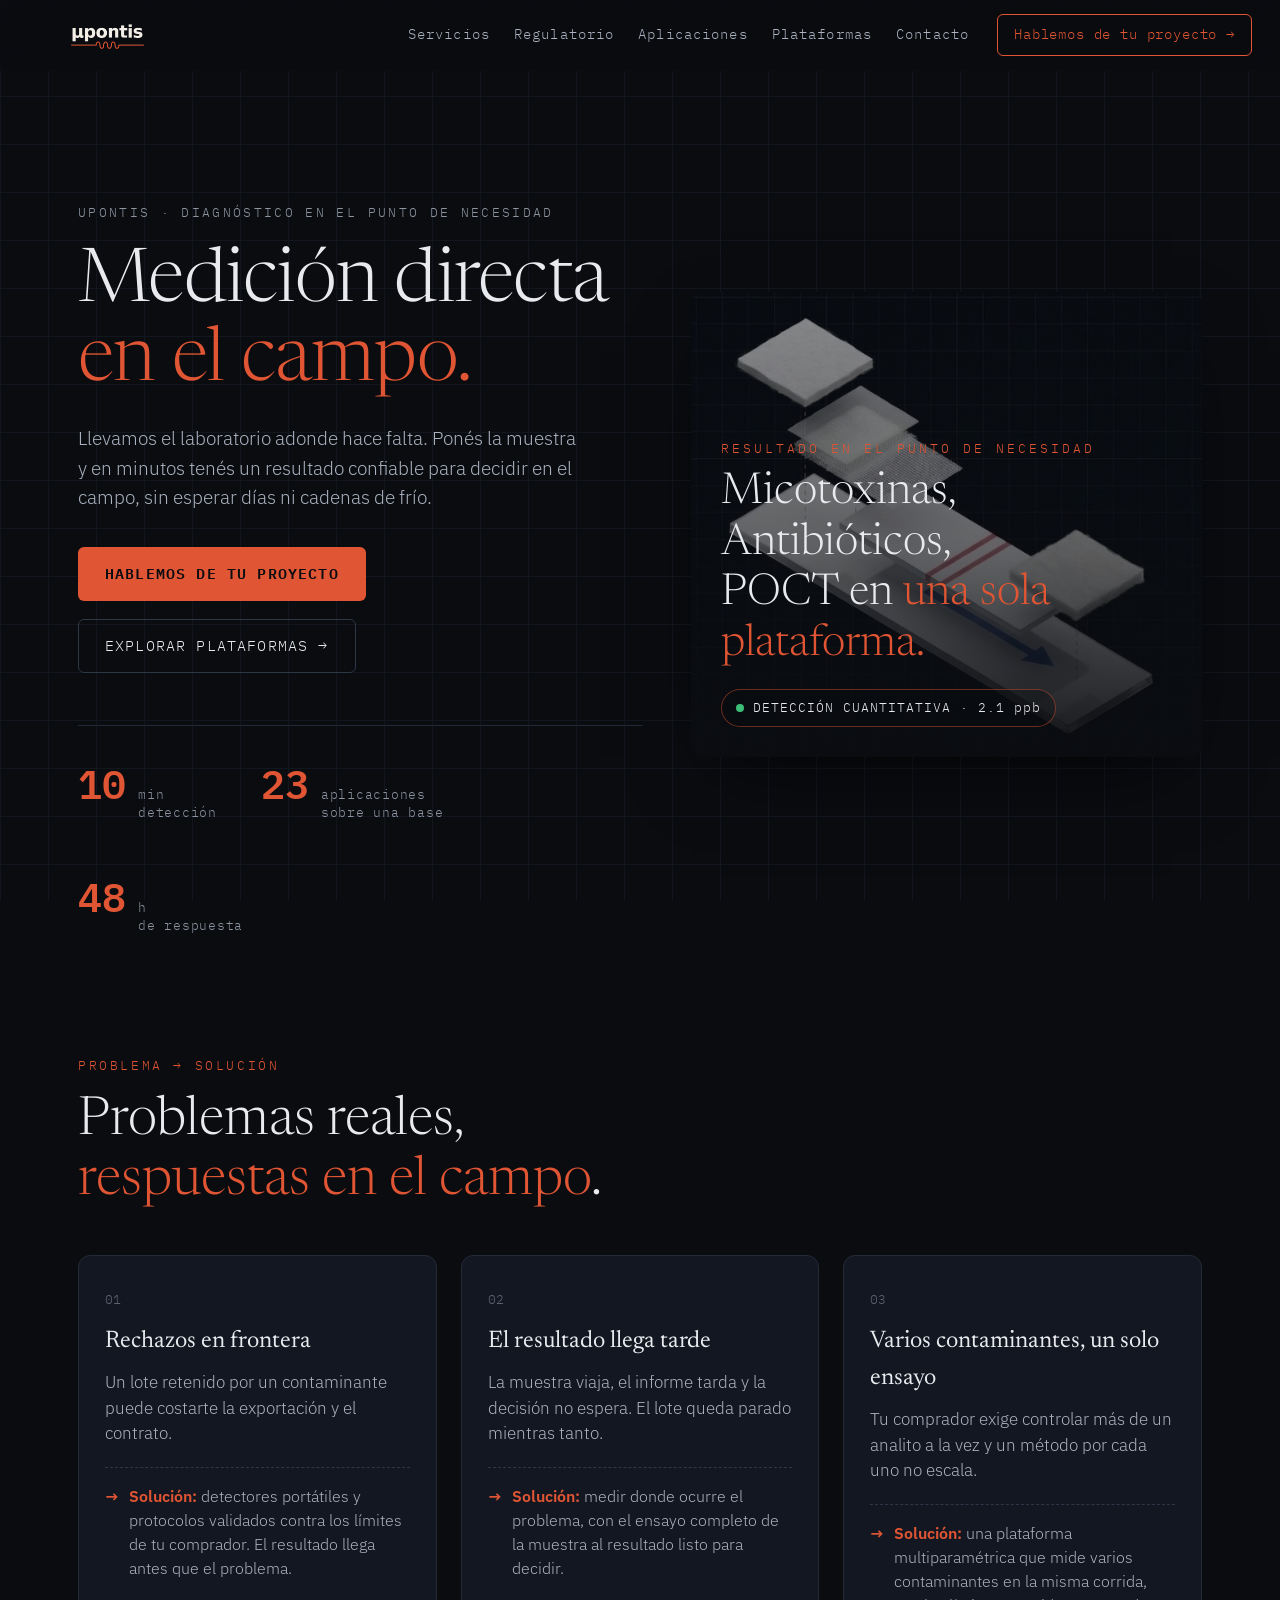
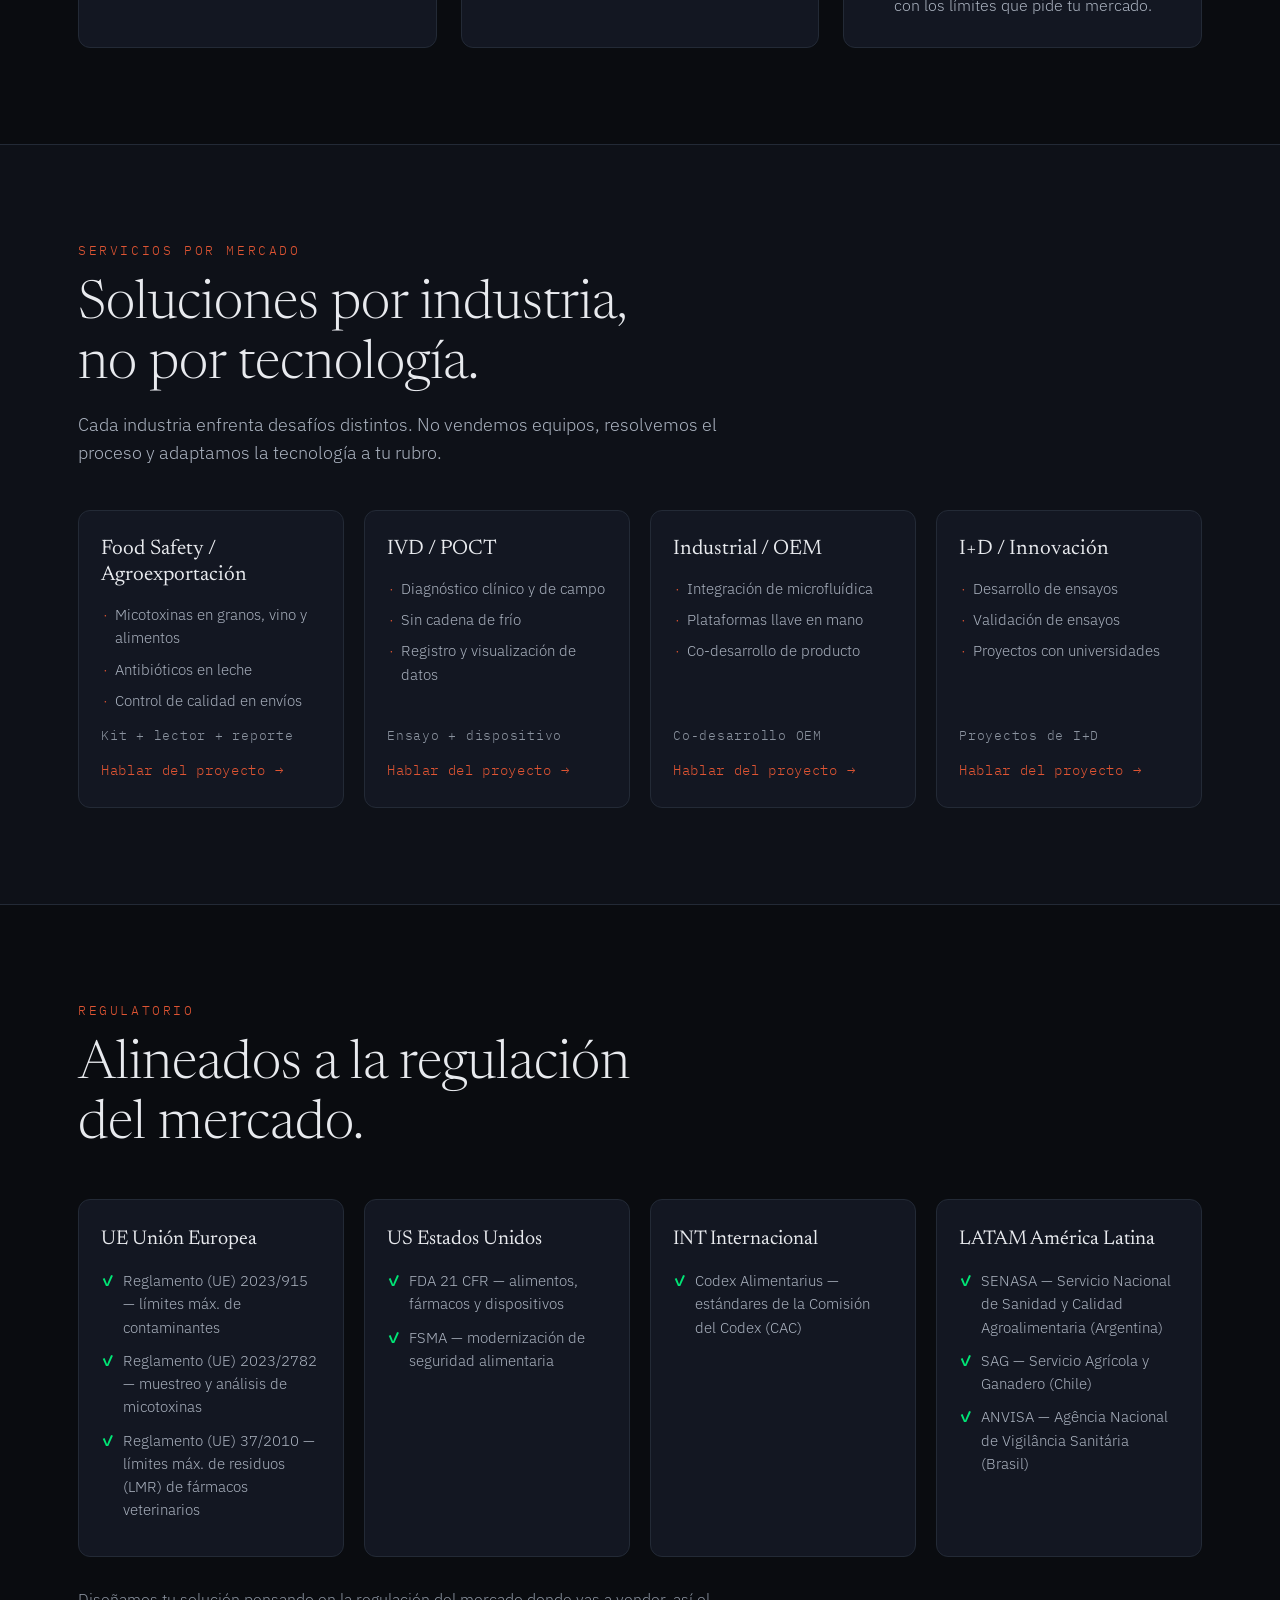
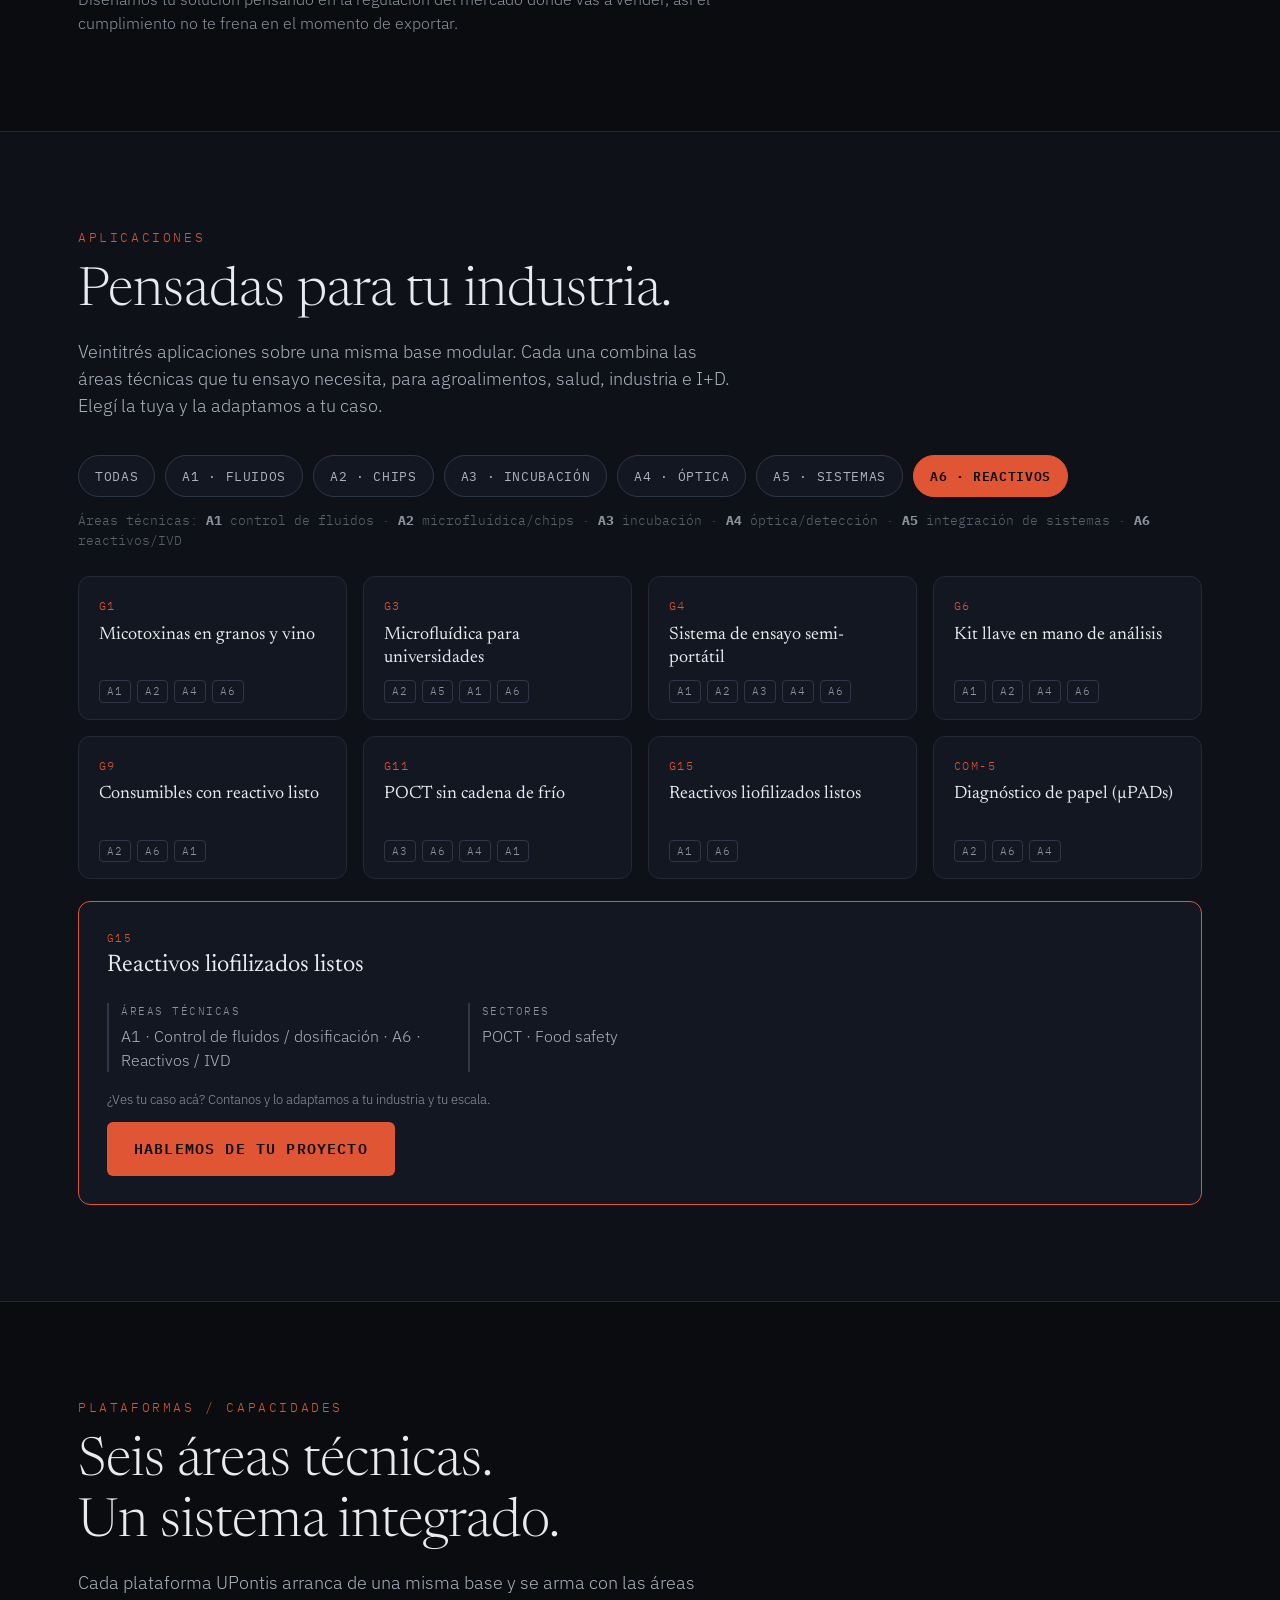
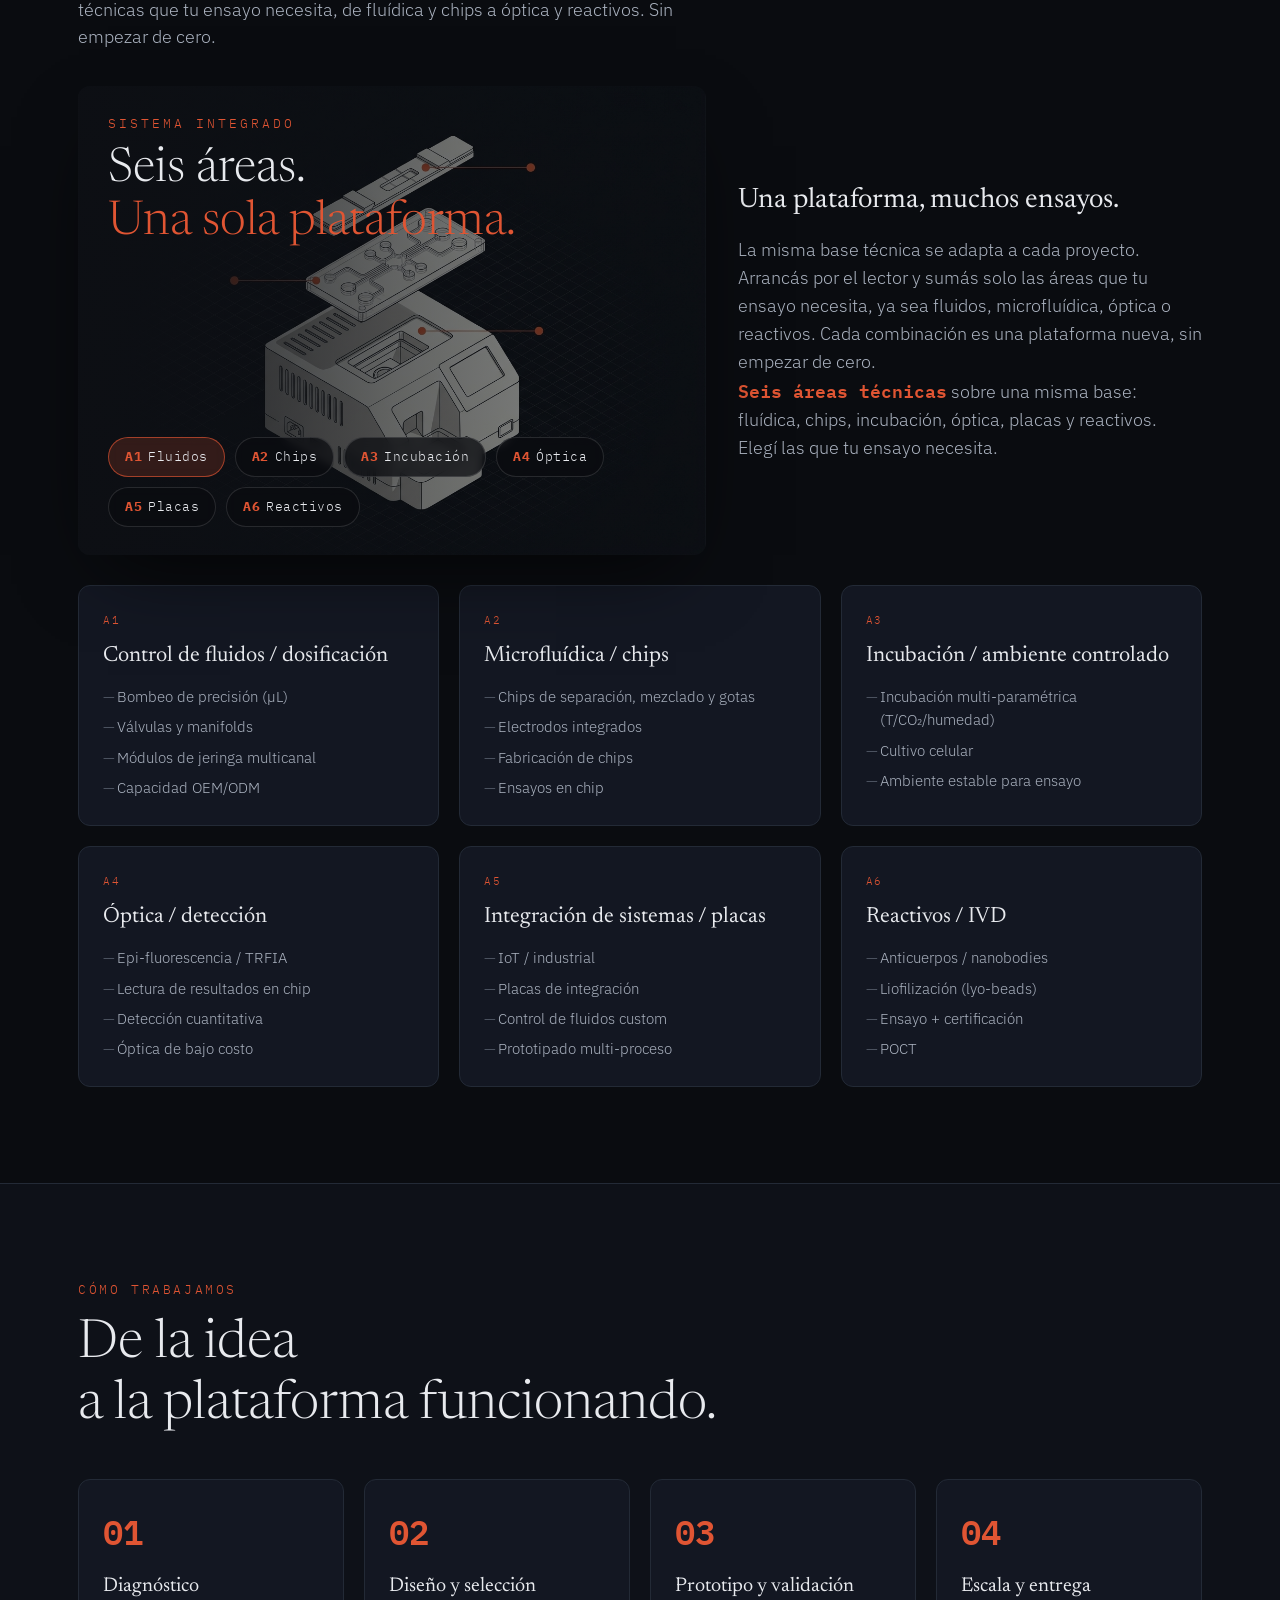
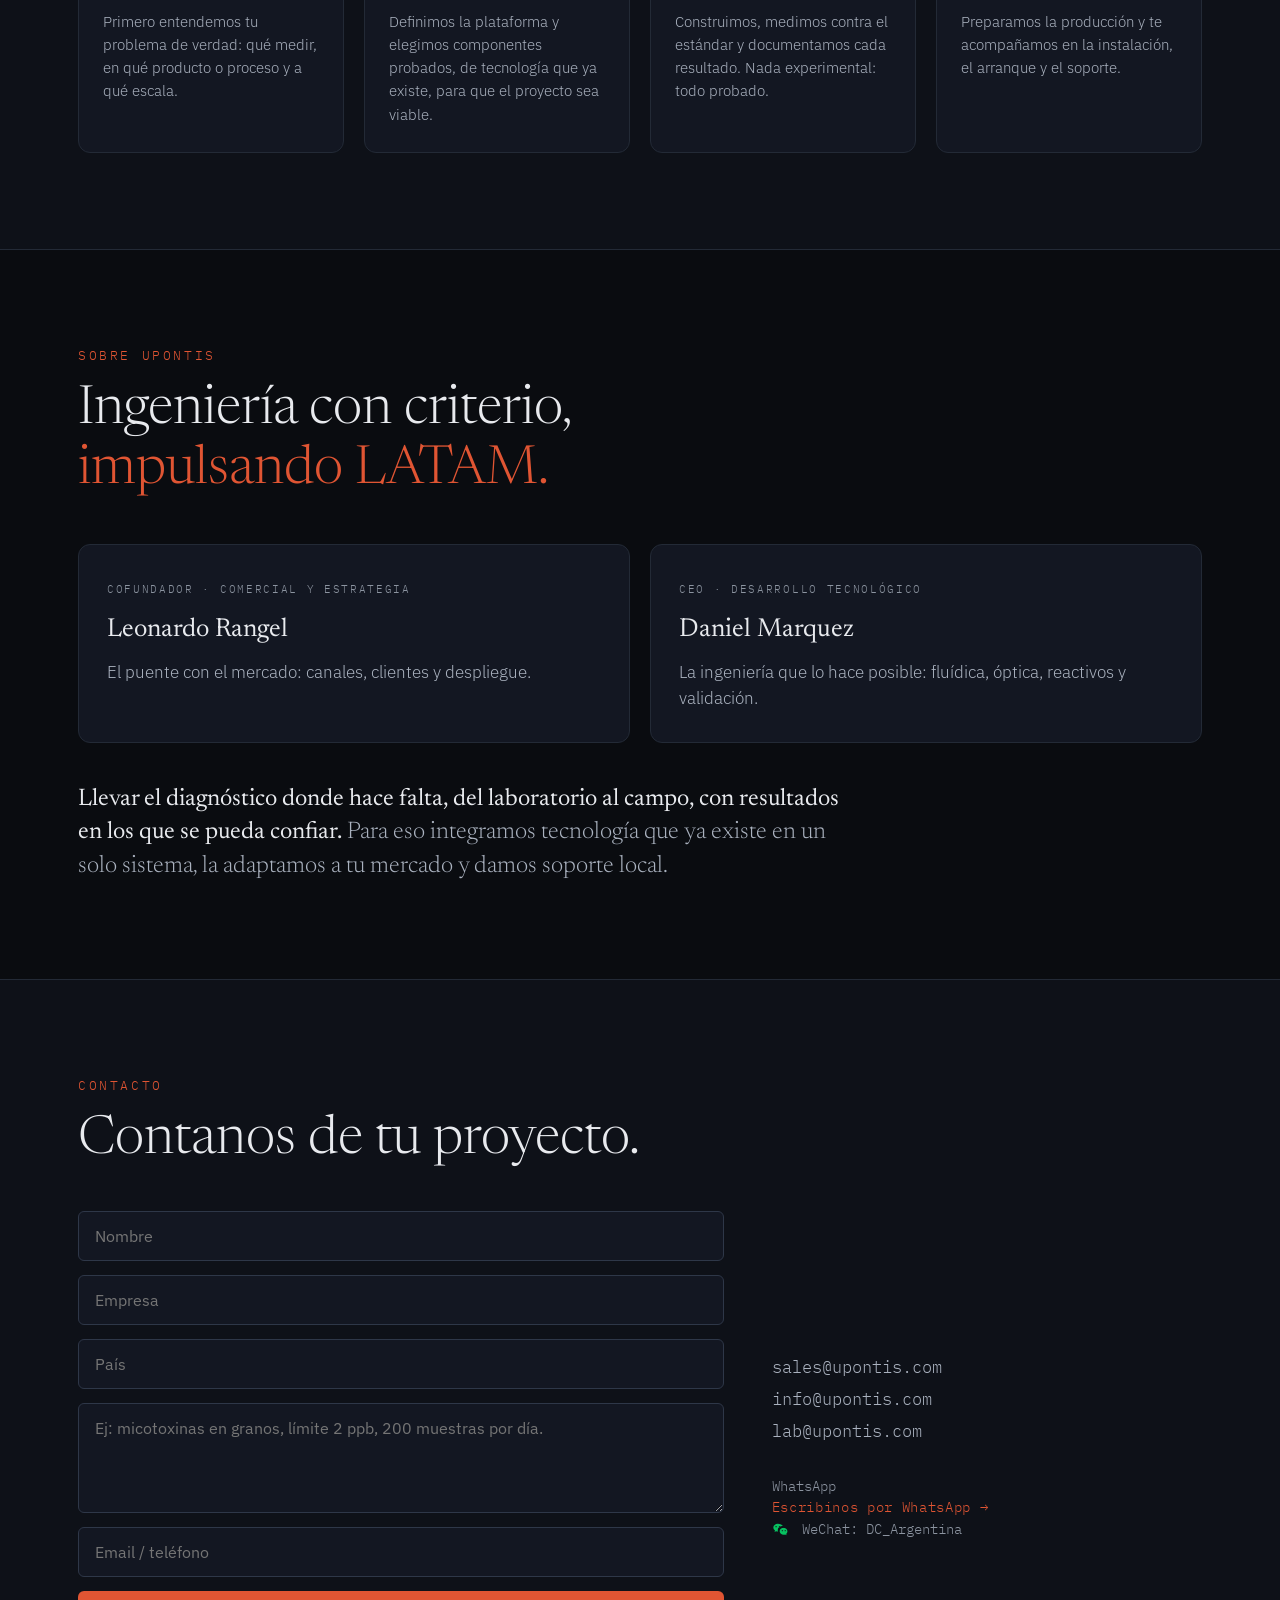
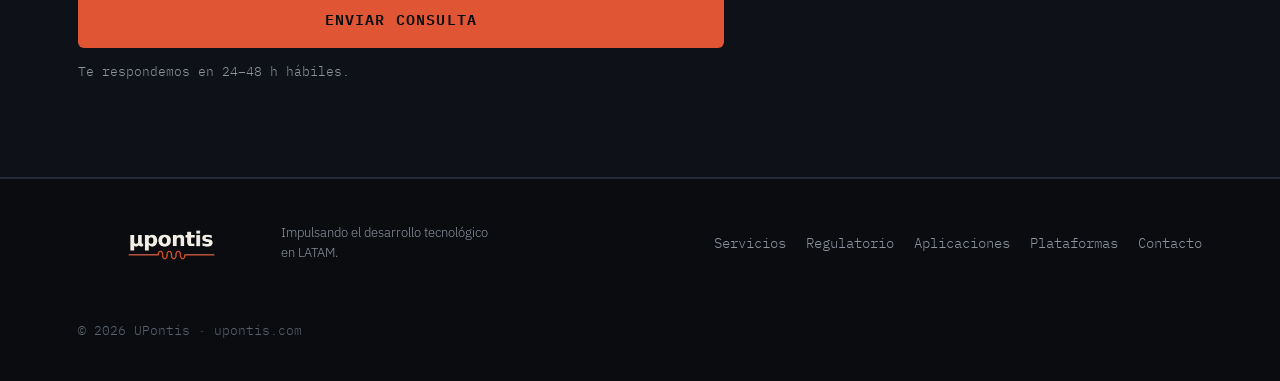
<file: deploy/index.html>
<!DOCTYPE html>
<html lang="es" class="no-js">
<head>
<meta charset="UTF-8">
<meta name="viewport" content="width=device-width, initial-scale=1.0">
<title>UPontis — Diagnóstico y microfluídica en el campo | Micotoxinas, POCT y análisis de alimentos</title>
<meta name="description" content="UPontis diseña plataformas de diagnóstico y microfluídica para agroexportación y alimentos: detección de micotoxinas, antibióticos y POCT en el punto de necesidad, con resultados cuantitativos en 10 minutos.">
<meta name="keywords" content="micotoxinas, análisis de alimentos, microfluídica, POCT, diagnóstico en campo, agroexportación, lateral flow, detección cuantitativa, Argentina">
<meta name="robots" content="index, follow">
<meta name="theme-color" content="#0A0C10">
<link rel="canonical" href="https://upontis.com/">
<!-- Open Graph -->
<meta property="og:type" content="website">
<meta property="og:site_name" content="UPontis">
<meta property="og:locale" content="es_AR">
<meta property="og:url" content="https://upontis.com/">
<meta property="og:title" content="UPontis — Diagnóstico y microfluídica en el campo">
<meta property="og:description" content="Plataformas de diagnóstico y microfluídica para agroexportación y alimentos: micotoxinas, antibióticos y POCT en el punto de necesidad, con resultados cuantitativos en 10 minutos.">
<meta property="og:image" content="https://upontis.com/assets/img/logo.png">
<!-- Twitter -->
<meta name="twitter:card" content="summary_large_image">
<meta name="twitter:title" content="UPontis — Diagnóstico y microfluídica en el campo">
<meta name="twitter:description" content="Plataformas de diagnóstico y microfluídica para agroexportación y alimentos, con resultados cuantitativos en 10 minutos.">
<meta name="twitter:image" content="https://upontis.com/assets/img/logo.png">
<!-- JSON-LD -->
<script type="application/ld+json">
{"@context":"https://schema.org","@type":"Organization","name":"UPontis","url":"https://upontis.com/","email":"info@upontis.com","description":"Ingeniería de diagnóstico y microfluídica aplicada: de la muestra al resultado confiable, en el campo."}
</script>
<script type="application/ld+json">
{"@context":"https://schema.org","@type":"WebSite","name":"UPontis","url":"https://upontis.com/","inLanguage":"es-AR","publisher":{"@type":"Organization","name":"UPontis","url":"https://upontis.com/"}}
</script>
<link rel="preconnect" href="https://fonts.googleapis.com">
<link rel="preconnect" href="https://fonts.gstatic.com" crossorigin>
<link href="https://fonts.googleapis.com/css2?family=Newsreader:opsz,wght@6..72,300;6..72,400;6..72,600&family=IBM+Plex+Mono:wght@400;500;600&family=IBM+Plex+Sans:wght@300;400;500;600&display=swap" rel="stylesheet">
<link rel="stylesheet" href="assets/css/style.css">
<link rel="icon" type="image/png" href="assets/img/logo.png">
</head>
<body>
<a class="skip-link" href="#contenido">Saltar al contenido</a>

<!-- ═══════════ NAV ═══════════ -->
<header class="nav" id="nav">
  <a class="nav-logo" href="#contenido"><img src="assets/img/logo-upontis-claro.png" alt="UPontis"></a>
  <nav class="nav-links" aria-label="Principal">
    <a href="#servicios">Servicios</a>
    <a href="#regulatorio">Regulatorio</a>
    <a href="#aplicaciones">Aplicaciones</a>
    <a href="#plataformas">Plataformas</a>
    <a href="#contacto">Contacto</a>
  </nav>
  <a class="nav-cta" href="#contacto">Hablemos de tu proyecto →</a>
  <button class="nav-burger" aria-label="Menú"><span></span><span></span><span></span></button>
</header>

<main id="contenido">

<!-- ═══════════ 1 · HERO ═══════════ -->
<section class="hero" id="hero">
  <div class="hero-grid">
    <div class="hero-copy">
      <p class="kicker">UPONTIS · DIAGNÓSTICO EN EL PUNTO DE NECESIDAD</p>
      <h1 class="hero-title">Medición directa<br><em>en el campo.</em></h1>
      <p class="hero-sub">Llevamos el laboratorio adonde hace falta. Ponés la muestra y en minutos tenés un resultado confiable para decidir en el campo, sin esperar días ni cadenas de frío.</p>
      <div class="hero-cta-row">
        <a class="btn btn-primary" href="#contacto">HABLEMOS DE TU PROYECTO</a>
        <a class="btn btn-ghost" href="#plataformas">EXPLORAR PLATAFORMAS →</a>
      </div>
      <ul class="hero-facts">
        <li><strong class="num">10</strong><span>min<br>detección</span></li>
        <li><strong class="num">23</strong><span>aplicaciones<br>sobre una base</span></li>
        <li><strong class="num">48</strong><span>h<br>de respuesta</span></li>
      </ul>
    </div>
    <div class="hero-visual hero-stage">
      <img src="assets/img/plataforma-core-hero.jpg" alt="Tira de ensayo lateral flow isométrica con despiece de capas: medición directa en el campo con resultado cuantitativo" class="hero-stage-bg">
      <div class="hero-stage-grad"></div>
      <div class="hero-stage-txt">
        <div class="stage-k">RESULTADO EN EL PUNTO DE NECESIDAD</div>
        <div class="stage-msg">
          <span class="m">Micotoxinas, Antibióticos,<br>POCT en <em>una sola plataforma.</em></span>
        </div>
        <span class="stage-tag"><i></i>DETECCIÓN CUANTITATIVA · 2.1 ppb</span>
      </div>
    </div>
  </div>
</section>

<!-- ═══════════ 2 · PROBLEMA / SOLUCIÓN ═══════════ -->
<section class="sec" id="problema">
  <div class="wrap">
    <p class="sec-kicker">PROBLEMA → SOLUCIÓN</p>
    <h2 class="sec-title">Problemas reales,<br><em>respuestas en el campo</em>.</h2>
    <div class="cards3">
      <article class="card">
        <span class="card-n">01</span>
        <h3>Rechazos en frontera</h3>
        <p>Un lote retenido por un contaminante puede costarte la exportación y el contrato.</p>
        <div class="card-sol">
          <span class="arrow">→</span>
          <p><strong>Solución:</strong> detectores portátiles y protocolos validados contra los límites de tu comprador. El resultado llega antes que el problema.</p>
        </div>
      </article>
      <article class="card">
        <span class="card-n">02</span>
        <h3>El resultado llega tarde</h3>
        <p>La muestra viaja, el informe tarda y la decisión no espera. El lote queda parado mientras tanto.</p>
        <div class="card-sol">
          <span class="arrow">→</span>
          <p><strong>Solución:</strong> medir donde ocurre el problema, con el ensayo completo de la muestra al resultado listo para decidir.</p>
        </div>
      </article>
      <article class="card">
        <span class="card-n">03</span>
        <h3>Varios contaminantes, un solo ensayo</h3>
        <p>Tu comprador exige controlar más de un analito a la vez y un método por cada uno no escala.</p>
        <div class="card-sol">
          <span class="arrow">→</span>
          <p><strong>Solución:</strong> una plataforma multiparamétrica que mide varios contaminantes en la misma corrida, con los límites que pide tu mercado.</p>
        </div>
      </article>
    </div>
  </div>
</section>

<!-- ═══════════ 3 · SERVICIOS POR MERCADO ═══════════ -->
<section class="sec sec-alt" id="servicios">
  <div class="wrap">
    <p class="sec-kicker">SERVICIOS POR MERCADO</p>
    <h2 class="sec-title">Soluciones por industria,<br>no por tecnología.</h2>
    <p class="sub">Cada industria enfrenta desafíos distintos. No vendemos equipos, resolvemos el proceso y adaptamos la tecnología a tu rubro.</p>
    <div class="cards4">
      <article class="card4">
        <h3>Food Safety / Agroexportación</h3>
        <ul>
          <li>Micotoxinas en granos, vino y alimentos</li>
          <li>Antibióticos en leche</li>
          <li>Control de calidad en envíos</li>
        </ul>
        <p class="c4-out">Kit + lector + reporte</p>
        <a class="link" href="#contacto">Hablar del proyecto →</a>
      </article>
      <article class="card4">
        <h3>IVD / POCT</h3>
        <ul>
          <li>Diagnóstico clínico y de campo</li>
          <li>Sin cadena de frío</li>
          <li>Registro y visualización de datos</li>
        </ul>
        <p class="c4-out">Ensayo + dispositivo</p>
        <a class="link" href="#contacto">Hablar del proyecto →</a>
      </article>
      <article class="card4">
        <h3>Industrial / OEM</h3>
        <ul>
          <li>Integración de microfluídica</li>
          <li>Plataformas llave en mano</li>
          <li>Co-desarrollo de producto</li>
        </ul>
        <p class="c4-out">Co-desarrollo OEM</p>
        <a class="link" href="#contacto">Hablar del proyecto →</a>
      </article>
      <article class="card4">
        <h3>I+D / Innovación</h3>
        <ul>
          <li>Desarrollo de ensayos</li>
          <li>Validación de ensayos</li>
          <li>Proyectos con universidades</li>
        </ul>
        <p class="c4-out">Proyectos de I+D</p>
        <a class="link" href="#contacto">Hablar del proyecto →</a>
      </article>
    </div>
  </div>
</section>

<!-- ═══════════ 4 · REGULATORIO ═══════════ -->
<section class="sec" id="regulatorio">
  <div class="wrap">
    <p class="sec-kicker">REGULATORIO</p>
    <h2 class="sec-title">Alineados a la regulación<br>del mercado.</h2>
    <div class="reg-grid">
      <div class="reg-block">
        <h3><span class="reg-tag">UE</span> Unión Europea</h3>
        <ul>
          <li><span class="ok">✓</span> Reglamento (UE) 2023/915 — límites máx. de contaminantes</li>
          <li><span class="ok">✓</span> Reglamento (UE) 2023/2782 — muestreo y análisis de micotoxinas</li>
          <li><span class="ok">✓</span> Reglamento (UE) 37/2010 — límites máx. de residuos (LMR) de fármacos veterinarios</li>
        </ul>
      </div>
      <div class="reg-block">
        <h3><span class="reg-tag">US</span> Estados Unidos</h3>
        <ul>
          <li><span class="ok">✓</span> FDA 21 CFR — alimentos, fármacos y dispositivos</li>
          <li><span class="ok">✓</span> FSMA — modernización de seguridad alimentaria</li>
        </ul>
      </div>
      <div class="reg-block">
        <h3><span class="reg-tag">INT</span> Internacional</h3>
        <ul>
          <li><span class="ok">✓</span> Codex Alimentarius — estándares de la Comisión del Codex (CAC)</li>
        </ul>
      </div>
      <div class="reg-block">
        <h3><span class="reg-tag">LATAM</span> América Latina</h3>
        <ul>
          <li><span class="ok">✓</span> SENASA — Servicio Nacional de Sanidad y Calidad Agroalimentaria (Argentina)</li>
          <li><span class="ok">✓</span> SAG — Servicio Agrícola y Ganadero (Chile)</li>
          <li><span class="ok">✓</span> ANVISA — Agência Nacional de Vigilância Sanitária (Brasil)</li>
        </ul>
      </div>
    </div>
    <p class="reg-note">Diseñamos tu solución pensando en la regulación del mercado donde vas a vender, así el cumplimiento no te frena en el momento de exportar.</p>
  </div>
</section>

<!-- ═══════════ 5 · APLICACIONES ═══════════ -->
<section class="sec sec-alt" id="aplicaciones">
  <div class="wrap">
    <p class="sec-kicker">APLICACIONES</p>
    <h2 class="sec-title">Pensadas para tu industria.</h2>
    <p class="sub">Veintitrés aplicaciones sobre una misma base modular. Cada una combina las áreas técnicas que tu ensayo necesita, para agroalimentos, salud, industria e I+D. Elegí la tuya y la adaptamos a tu caso.</p>
    <div class="filters" id="filtros" role="group" aria-label="Filtrar por área técnica">
      <button class="f-chip" data-area="TODAS">TODAS</button>
      <button class="f-chip" data-area="A1">A1 · FLUIDOS</button>
      <button class="f-chip" data-area="A2">A2 · CHIPS</button>
      <button class="f-chip" data-area="A3">A3 · INCUBACIÓN</button>
      <button class="f-chip" data-area="A4">A4 · ÓPTICA</button>
      <button class="f-chip" data-area="A5">A5 · SISTEMAS</button>
      <button class="f-chip active" data-area="A6">A6 · REACTIVOS</button>
    </div>
    <div class="f-leg" id="leg-areas">Áreas técnicas: <strong>A1</strong> control de fluidos · <strong>A2</strong> microfluídica/chips · <strong>A3</strong> incubación · <strong>A4</strong> óptica/detección · <strong>A5</strong> integración de sistemas · <strong>A6</strong> reactivos/IVD</div>
    <div class="apps-grid" id="apps">
      <noscript>
        <div class="ns-note">Activá JavaScript para filtrar y ver el detalle de cada aplicación. Listado completo:</div>
        <ul class="ns-list">
          <li><strong>G1</strong> Micotoxinas en granos y vino</li><li><strong>G2</strong> Lector óptico para laboratorio</li><li><strong>G3</strong> Microfluídica para universidades</li><li><strong>G4</strong> Sistema de ensayo semi-portátil</li><li><strong>G5</strong> Monitoreo industrial conectado</li><li><strong>G6</strong> Kit llave en mano de análisis</li><li><strong>G7</strong> Gotas y emulsiones</li><li><strong>G8</strong> Cultivo celular con dosificación fina</li><li><strong>G9</strong> Consumibles con reactivo listo</li><li><strong>G10</strong> Mezclado de alta viscosidad</li><li><strong>G11</strong> POCT sin cadena de frío</li><li><strong>G12</strong> Fabricación de chips en laboratorio</li><li><strong>G13</strong> Electroforesis en chip</li><li><strong>G14</strong> Lectura óptica en chip</li><li><strong>G15</strong> Reactivos liofilizados listos</li><li><strong>G16</strong> Controlador de dosificación integrado</li><li><strong>COM-1</strong> Monitoreo de higiene por ATP</li><li><strong>COM-2</strong> Detección ambiental en campo</li><li><strong>COM-3</strong> Síntesis de nanopartículas (LNP)</li><li><strong>COM-4</strong> Biopsia líquida / CTCs</li><li><strong>COM-5</strong> Diagnóstico de papel (µPADs)</li><li><strong>COM-6</strong> Perfusión inteligente en cultivo 3D</li><li><strong>COM-7</strong> Química de flujo continuo</li>
        </ul>
      </noscript>
    </div>
    <div class="app-detail" id="appDetail" hidden></div>
  </div>
</section>

<!-- ═══════════ 6 · PLATAFORMAS / CAPACIDADES ═══════════ -->
<section class="sec" id="plataformas">
  <div class="wrap">
    <p class="sec-kicker">PLATAFORMAS / CAPACIDADES</p>
    <h2 class="sec-title">Seis áreas técnicas.<br>Un sistema integrado.</h2>
    <p class="sub">Cada plataforma UPontis arranca de una misma base y se arma con las áreas técnicas que tu ensayo necesita, de fluídica y chips a óptica y reactivos. Sin empezar de cero.</p>
    <div class="plat-show reveal">
      <div class="plat-stage">
        <img src="assets/img/plataforma-sistema-integrado.jpg" alt="Plataforma UPontis: sistema integrado en despiece, lector con chip microfluídico y tira de ensayo ensamblados en una unidad" class="plat-stage-bg">
        <div class="plat-grad"></div>
        <div class="plat-overlay">
          <div>
            <div class="plat-k">SISTEMA INTEGRADO</div>
            <div class="plat-title">Seis áreas.<br><em>Una sola plataforma.</em></div>
          </div>
          <div class="plat-chips">
            <span class="c hot"><b>A1</b>Fluidos</span>
            <span class="c"><b>A2</b>Chips</span>
            <span class="c"><b>A3</b>Incubación</span>
            <span class="c"><b>A4</b>Óptica</span>
            <span class="c"><b>A5</b>Placas</span>
            <span class="c"><b>A6</b>Reactivos</span>
          </div>
        </div>
      </div>
      <div class="plat-info">
        <h3>Una plataforma, muchos ensayos.</h3>
        <p>La misma base técnica se adapta a cada proyecto. Arrancás por el lector y sumás solo las áreas que tu ensayo necesita, ya sea fluidos, microfluídica, óptica o reactivos. Cada combinación es una plataforma nueva, sin empezar de cero.</p>
        <p class="plat-nota"><strong>Seis áreas técnicas</strong> sobre una misma base: fluídica, chips, incubación, óptica, placas y reactivos. Elegí las que tu ensayo necesita.</p>
      </div>
    </div>
    <div class="caps" id="caps">
      <noscript>
        <div class="ns-note">Activá JavaScript para ver el detalle completo de cada plataforma.</div>
        <ul class="ns-list">
          <li><strong>A1</strong> Control de fluidos / dosificación</li><li><strong>A2</strong> Microfluídica / chips</li><li><strong>A3</strong> Incubación / ambiente controlado</li><li><strong>A4</strong> Óptica / detección</li><li><strong>A5</strong> Integración de sistemas / placas</li><li><strong>A6</strong> Reactivos / IVD</li>
        </ul>
      </noscript>
    </div>
  </div>
</section>

<!-- ═══════════ 7 · CÓMO TRABAJAMOS ═══════════ -->
<section class="sec sec-alt" id="como">
  <div class="wrap">
    <p class="sec-kicker">CÓMO TRABAJAMOS</p>
    <h2 class="sec-title">De la idea<br>a la plataforma funcionando.</h2>
    <ol class="steps">
      <li><span class="st-n">01</span><div><h3>Diagnóstico</h3><p>Primero entendemos tu problema de verdad: qué medir, en qué producto o proceso y a qué escala.</p></div></li>
      <li><span class="st-n">02</span><div><h3>Diseño y selección</h3><p>Definimos la plataforma y elegimos componentes probados, de tecnología que ya existe, para que el proyecto sea viable.</p></div></li>
      <li><span class="st-n">03</span><div><h3>Prototipo y validación</h3><p>Construimos, medimos contra el estándar y documentamos cada resultado. Nada experimental: todo probado.</p></div></li>
      <li><span class="st-n">04</span><div><h3>Escala y entrega</h3><p>Preparamos la producción y te acompañamos en la instalación, el arranque y el soporte.</p></div></li>
    </ol>
  </div>
</section>

<!-- ═══════════ 8 · SOBRE UPONTIS ═══════════ -->
<section class="sec" id="sobre">
  <div class="wrap">
    <p class="sec-kicker">SOBRE UPONTIS</p>
    <h2 class="sec-title">Ingeniería con criterio,<br><em>impulsando LATAM.</em></h2>
    <div class="team">
      <article class="member">
        <span class="m-role">COFUNDADOR · COMERCIAL Y ESTRATEGIA</span>
        <h3>Leonardo Rangel</h3>
        <p>El puente con el mercado: canales, clientes y despliegue.</p>
      </article>
      <article class="member">
        <span class="m-role">CEO · DESARROLLO TECNOLÓGICO</span>
        <h3>Daniel Marquez</h3>
        <p>La ingeniería que lo hace posible: fluídica, óptica, reactivos y validación.</p>
      </article>
    </div>
    <p class="mission"><strong>Llevar el diagnóstico donde hace falta, del laboratorio al campo, con resultados en los que se pueda confiar.</strong> Para eso integramos tecnología que ya existe en un solo sistema, la adaptamos a tu mercado y damos soporte local.</p>
  </div>
</section>

<!-- ═══════════ 9 · CONTACTO ═══════════ -->
<section class="sec sec-alt" id="contacto">
  <div class="wrap">
    <p class="sec-kicker">CONTACTO</p>
    <h2 class="sec-title">Contanos de tu proyecto.</h2>
    <div class="contact-grid">
      <form class="form" id="formContacto" action="https://formsubmit.co/sales@upontis.com" method="POST">
        <input type="hidden" name="_subject" value="Nuevo mensaje desde upontis.com">
        <input type="hidden" name="_template" value="table">
        <input type="hidden" name="_captcha" value="false">
        <input type="hidden" name="_next" value="https://upontis.com/gracias.html">
        <label class="sr-only" for="f-nombre">Nombre</label>
        <input type="text" id="f-nombre" name="nombre" placeholder="Nombre" required autocomplete="name">
        <label class="sr-only" for="f-empresa">Empresa</label>
        <input type="text" id="f-empresa" name="empresa" placeholder="Empresa" autocomplete="organization">
        <label class="sr-only" for="f-pais">País</label>
        <input type="text" id="f-pais" name="pais" placeholder="País">
        <label class="sr-only" for="f-mensaje">Mensaje</label>
        <textarea id="f-mensaje" name="mensaje" rows="4" placeholder="Ej: micotoxinas en granos, límite 2 ppb, 200 muestras por día." required></textarea>
        <label class="sr-only" for="f-email">Email</label>
        <input type="email" id="f-email" name="email" placeholder="Email / teléfono" required autocomplete="email">
        <button type="submit" class="btn btn-primary">ENVIAR CONSULTA</button>
        <p class="form-note">Te respondemos en 24–48 h hábiles.</p>
      </form>
      <div class="contact-info">
        <p class="ci-mail"><a href="mailto:sales@upontis.com">sales@upontis.com</a><br><a href="mailto:info@upontis.com">info@upontis.com</a><br><a href="mailto:lab@upontis.com">lab@upontis.com</a></p>
        <p class="ci-line">WhatsApp<br><a class="link" href="https://wa.me/5491165608593?text=I%27m%20interested%20in%20your%20UPontis%20Platforms" target="_blank" rel="noopener">Escribinos por WhatsApp →</a><br><span class="ci-wechat"><svg class="wx-icon" viewBox="0 0 24 24" width="16" height="16" aria-hidden="true"><path fill="currentColor" d="M8.69 4.05C4.93 4.05 2 6.66 2 9.87c0 1.79.96 3.4 2.46 4.45l-.63 2.2 2.35-1.2c.83.23 1.71.35 2.51.35.13 0 .26 0 .39-.01-.28-.73-.43-1.52-.43-2.33 0-3.2 3.07-5.8 6.86-5.8.25 0 .5.01.75.03C15.63 6.05 12.35 4.05 8.69 4.05zM6.1 7.5c.55 0 1 .45 1 1s-.45 1-1 1-1-.45-1-1 .45-1 1-1zm5.2 0c.55 0 1 .45 1 1s-.45 1-1 1-1-.45-1-1 .45-1 1-1zM17.62 10.28c-3.39 0-6.13 2.3-6.13 5.13 0 2.83 2.74 5.13 6.13 5.13.72 0 1.4-.11 2.05-.3l2.23 1.14-.59-2.06c1.11-.87 1.82-2.15 1.82-3.91 0-2.83-2.74-5.13-6.51-5.13zm-2.2 3.35c.46 0 .84.38.84.84s-.38.84-.84.84-.84-.38-.84-.84.38-.84.84-.84zm4.4 0c.46 0 .84.38.84.84s-.38.84-.84.84-.84-.38-.84-.84.38-.84.84-.84z"/></svg> WeChat: DC_Argentina</span></p>
      </div>
    </div>
  </div>
</section>

</main>

<!-- ═══════════ 10 · FOOTER ═══════════ -->
<footer class="footer">
  <div class="wrap">
    <div class="foot-grid">
      <div class="foot-brand">
        <img src="assets/img/logo-upontis-claro.png" alt="UPontis">
        <p>Impulsando el desarrollo tecnológico en LATAM.</p>
      </div>
      <div class="foot-links">
        <a href="#servicios">Servicios</a>
        <a href="#regulatorio">Regulatorio</a>
        <a href="#aplicaciones">Aplicaciones</a>
        <a href="#plataformas">Plataformas</a>
        <a href="#contacto">Contacto</a>
      </div>
      <p class="foot-copy">© 2026 UPontis · upontis.com</p>
    </div>
  </div>
</footer>

<script src="assets/js/data.js"></script>
<script src="assets/js/app.js"></script>
</body>
</html>
</file>
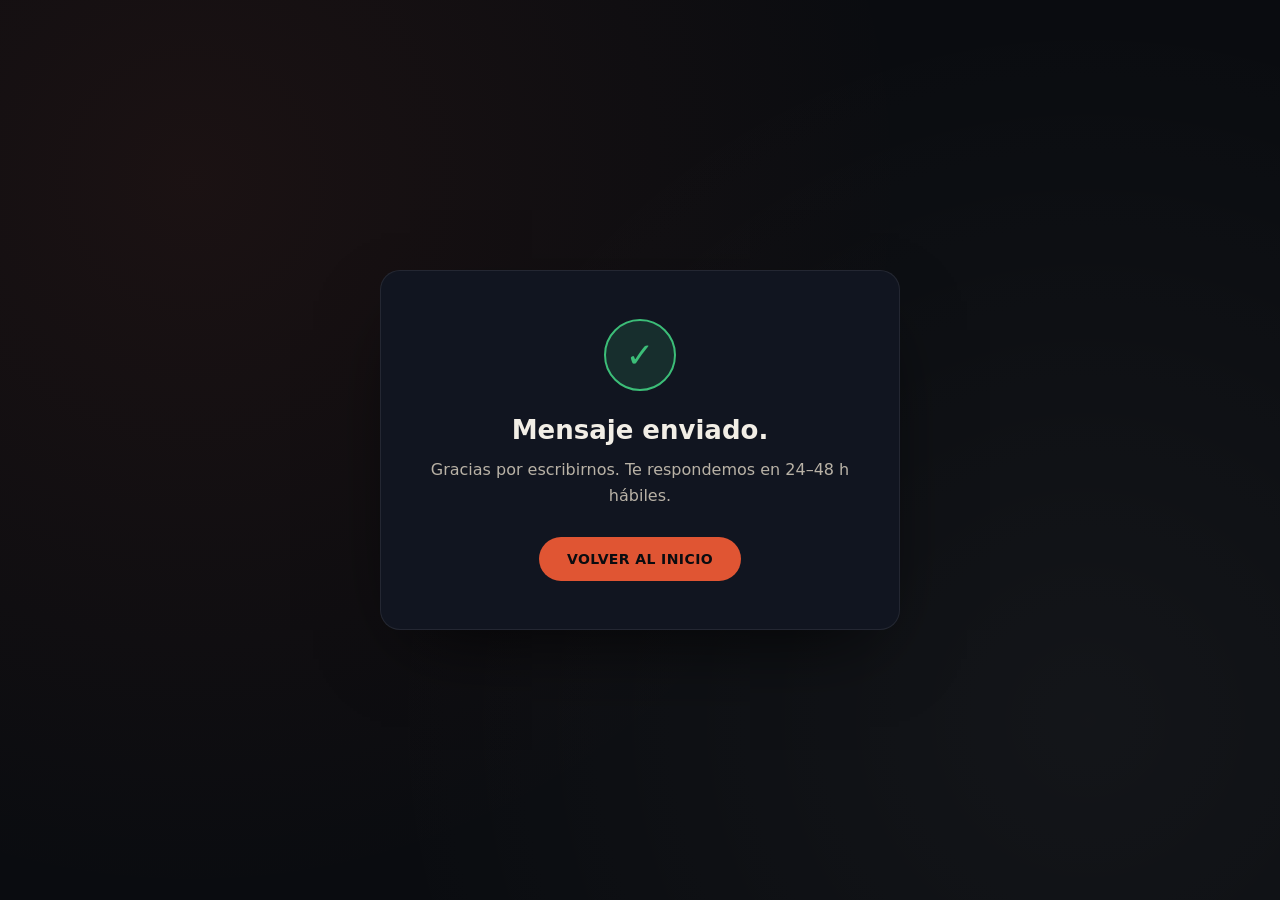
<file: deploy/gracias.html>
<!DOCTYPE html>
<html lang="es">
<head>
<meta charset="UTF-8">
<meta name="viewport" content="width=device-width, initial-scale=1.0">
<title>Mensaje enviado · UPontis</title>
<link rel="icon" type="image/png" href="assets/img/logo.png">
<style>
  :root{--bg:#0A0C10;--bg2:#111520;--bone:#F2EEE6;--bone-dim:#B9B2A6;--accent:#E05533;--line2:rgba(255,255,255,.08)}
  *{margin:0;padding:0;box-sizing:border-box}
  body{background:var(--bg);color:var(--bone);font-family:system-ui,-apple-system,Segoe UI,Roboto,sans-serif;min-height:100vh;display:flex;align-items:center;justify-content:center;padding:24px;background-image:radial-gradient(circle at 15% 20%,rgba(224,85,51,.08),transparent 55%),radial-gradient(circle at 85% 80%,rgba(255,255,255,.04),transparent 55%)}
  .card{max-width:520px;text-align:center;background:var(--bg2);border:1px solid var(--line2);border-radius:20px;padding:48px 36px;box-shadow:0 30px 80px -30px rgba(0,0,0,.8)}
  .check{width:72px;height:72px;border-radius:50%;background:rgba(60,190,120,.15);border:2px solid #3CBE78;display:flex;align-items:center;justify-content:center;margin:0 auto 24px;font-size:34px;color:#3CBE78}
  h1{font-size:26px;margin-bottom:12px}
  p{color:var(--bone-dim);line-height:1.6;margin-bottom:28px}
  a.btn{display:inline-block;background:var(--accent);color:#0A0C10;text-decoration:none;font-weight:600;padding:14px 28px;border-radius:999px;font-size:14px;letter-spacing:.4px}
  a.btn:hover{filter:brightness(1.1)}
</style>
</head>
<body>
  <div class="card">
    <div class="check">✓</div>
    <h1>Mensaje enviado.</h1>
    <p>Gracias por escribirnos. Te respondemos en 24–48 h hábiles.</p>
    <a class="btn" href="/">VOLVER AL INICIO</a>
  </div>
</body>
</html>
</file>
<file: deploy/assets/css/style.css>
/* ═══════════════════════════════════════════════════════════
   UPONTIS v2 — DESIGN SYSTEM (dirección ② deep-tech oscuro + naranja)
   Paleta exacta: #0A0C10 bg · #E8EAEE hueso · #E05533 naranja único acento
   Datos vivos: #0088FF cian · #E63946 carmín T/C · #00E676 verde result
   Tipografía: Newsreader (títulos) · IBM Plex Mono (datos) · IBM Plex Sans (cuerpo)
   ═══════════════════════════════════════════════════════════ */

:root{
  --bg:#0A0C10; --bg2:#0E1118; --bg3:#131722;
  --grid:#1B212C; --line:#232A36; --line2:#2E3748;
  --bone:#E8EAEE; --bone-dim:#AAB2BF;
  --dim:#8C94A0; --dim2:#5A6270;
  --orange:#E05533; --orange-soft:rgba(224,85,51,.14);
  --cyan:#0088FF; --carmine:#E63946; --green:#00E676;
  --mono:'IBM Plex Mono',ui-monospace,'DejaVu Sans Mono',monospace;
  --sans:'IBM Plex Sans',system-ui,-apple-system,sans-serif;
  --serif:'Newsreader',Georgia,'DejaVu Serif',serif;
  --iso-angle:31deg;
  --r:6px; --r-lg:12px;
  --ease:cubic-bezier(.22,.61,.36,1);
}

*{margin:0;padding:0;box-sizing:border-box}
html{scroll-behavior:smooth; color-scheme:dark; scroll-padding-top:88px}
section[id]{scroll-margin-top:88px}
/* accesibilidad: foco visible consistente */
:focus-visible{outline:2px solid var(--orange); outline-offset:3px; border-radius:3px}
/* accesibilidad: saltar al contenido */
.skip-link{
  position:absolute; left:-9999px; top:0; z-index:300;
  background:var(--orange); color:var(--bg); font-family:var(--mono);
  font-size:13px; font-weight:600; padding:12px 18px; border-radius:0 0 var(--r) 0;
}
.skip-link:focus{left:0}
/* accesibilidad: etiquetas visualmente ocultas */
.sr-only{
  position:absolute; width:1px; height:1px; padding:0; margin:-1px;
  overflow:hidden; clip:rect(0 0 0 0); white-space:nowrap; border:0;
}
/* fallback sin JS: si no corre el script, que el contenido sea visible */
html.no-js .reveal{opacity:1; transform:none}
::-webkit-scrollbar{width:10px}
::-webkit-scrollbar-track{background:var(--bg)}
::-webkit-scrollbar-thumb{background:var(--line2); border-radius:5px}
::-webkit-scrollbar-thumb:hover{background:var(--dim)}
body{
  background:var(--bg); color:var(--bone);
  font-family:var(--sans); font-weight:300; line-height:1.55;
  -webkit-font-smoothing:antialiased; overflow-x:hidden;
}
body::before{ /* grilla técnica fina de fondo */
  content:""; position:fixed; inset:0; z-index:-1; pointer-events:none;
  background-image:
    linear-gradient(var(--grid) 1px, transparent 1px),
    linear-gradient(90deg, var(--grid) 1px, transparent 1px);
  background-size:48px 48px;
  opacity:.5;
}
a{color:inherit; text-decoration:none}
ul{list-style:none}
em{font-style:normal; color:var(--orange)}
img{max-width:100%; display:block}

.wrap{max-width:1180px; margin:0 auto; padding:0 28px}

/* ─────────── NAV ─────────── */
.nav{
  position:sticky; top:0; z-index:100;
  display:flex; align-items:center; gap:28px;
  padding:14px 28px;
  background:rgba(10,12,16,.82);
  backdrop-filter:blur(12px); -webkit-backdrop-filter:blur(12px);
  border-bottom:1px solid transparent;
  transition:border-color .3s ease;
}
.nav.scrolled{border-bottom-color:var(--line)}
.nav-logo img{height:34px; width:auto}
.nav-links{display:flex; gap:24px; margin-left:auto}
.nav-links a{
  font-family:var(--mono); font-size:14px; letter-spacing:.08em;
  color:var(--bone-dim); transition:color .25s ease;
}
.nav-links a:hover{color:var(--orange)}
.nav-cta{
  font-family:var(--mono); font-size:14px; letter-spacing:.06em;
  color:var(--orange); border:1px solid var(--orange); border-radius:var(--r);
  padding:9px 16px; transition:background .25s ease, color .25s ease;
}
.nav-cta:hover{background:var(--orange); color:var(--bg)}
.nav-burger{display:none; background:none; border:none; cursor:pointer}
.nav-burger span{display:block; width:22px; height:2px; background:var(--bone); margin:5px 0}

/* ─────────── HERO ─────────── */
.hero{padding:88px 0 70px; position:relative}
.hero-grid{
  max-width:1180px; margin:0 auto; padding:0 28px;
  display:grid; grid-template-columns:1.05fr .95fr; gap:48px; align-items:center;
}
.hero-copy{position:relative}
@media (min-width:1025px){
  .hero-copy{top:44px}
}
.kicker{
  font-family:var(--mono); font-size:13px; letter-spacing:.18em; color:var(--dim);
  margin-bottom:22px;
}
.hero-title{
  font-family:var(--serif); font-weight:300;
  font-size:clamp(50px,5.8vw,78px); line-height:1.06; letter-spacing:-.01em;
}
.hero-sub{
  margin-top:22px; max-width:500px;
  color:var(--bone-dim); font-size:19px;
}
.hero-cta-row{display:flex; gap:18px; margin-top:34px; flex-wrap:wrap}
.btn{
  font-family:var(--mono); font-size:14.5px; letter-spacing:.08em;
  padding:15px 26px; border-radius:var(--r);
  transition:all .3s var(--ease); cursor:pointer; border:1px solid transparent;
}
.btn-primary{background:var(--orange); color:var(--bg); font-weight:600}
.btn-primary:hover{background:#F06641; transform:translateY(-2px); box-shadow:0 10px 28px -10px rgba(224,85,51,.55)}
.btn-ghost{color:var(--bone); border-color:var(--line2)}
.btn-ghost:hover{border-color:var(--orange); color:var(--orange)}
.hero-facts{
  display:flex; gap:44px; margin-top:52px; flex-wrap:wrap;
  border-top:1px solid var(--line); padding-top:26px;
}
.hero-facts li{display:flex; align-items:baseline; gap:12px}
.hero-facts .num{
  font-family:var(--mono); font-weight:600; font-size:40px; color:var(--orange);
}
.hero-facts span{font-family:var(--mono); font-size:12.5px; letter-spacing:.06em; color:var(--dim); line-height:1.4}

.hero-visual{position:relative}
.hero-strip{width:100%; height:auto}
.hero-under{
  display:grid; grid-template-columns:1fr auto; gap:26px; align-items:center;
  margin-top:22px;
}
.hero-legend{
  display:flex; gap:20px; flex-wrap:wrap;
  font-family:var(--mono); font-size:11.5px; letter-spacing:.05em; color:var(--bone-dim);
}
.hero-legend li{display:flex; align-items:center; gap:8px; white-space:nowrap}
.lg-dot{
  width:11px; height:11px; border-radius:50%;
  background:var(--orange); box-shadow:0 0 0 4px var(--orange-soft); flex:none;
}
.hero-panel{
  background:rgba(12,15,20,.92); border:1px solid var(--line2); border-radius:var(--r-lg);
  padding:18px 24px; min-width:270px; position:relative;
}
.hp-flag{position:absolute; left:0; top:0; bottom:0; width:5px; border-radius:var(--r-lg) 0 0 var(--r-lg); background:var(--orange)}
.hp-label{font-family:var(--mono); font-size:10.5px; letter-spacing:.16em; color:var(--dim); margin-bottom:6px}
.hp-analyte{font-family:var(--mono); font-size:15px; color:var(--bone); letter-spacing:.04em}
.hp-value{font-family:var(--mono); font-weight:600; font-size:40px; color:var(--bone); margin:6px 0}
.hp-value span{font-size:18px; color:var(--bone-dim)}
.hp-mrl{font-family:var(--mono); font-size:10.5px; letter-spacing:.04em; color:var(--dim)}

/* ─────────── SECCIONES ─────────── */
.sec{padding:96px 0}
.sec-alt{background:var(--bg2); border-top:1px solid var(--line); border-bottom:1px solid var(--line)}
.sec-kicker{font-family:var(--mono); font-size:13px; letter-spacing:.2em; color:var(--orange); margin-bottom:14px}
.sec-title{font-family:var(--serif); font-weight:300; font-size:clamp(36px,4.2vw,54px); line-height:1.12; margin-bottom:16px}
.sub{color:var(--bone-dim); max-width:660px; margin-bottom:36px; font-size:17.5px}

/* ─────────── CARDS 3 (problema→solución) ─────────── */
.cards3{display:grid; grid-template-columns:repeat(3,1fr); gap:24px; margin-top:44px}
.card{
  background:var(--bg3); border:1px solid var(--line); border-radius:var(--r-lg);
  padding:30px 26px; position:relative; transition:border-color .3s ease, transform .3s var(--ease);
}
.card:hover{border-color:var(--orange); transform:translateY(-4px)}
.card-n{font-family:var(--mono); font-size:13px; color:var(--dim2)}
.card h3{font-family:var(--serif); font-weight:400; font-size:24px; margin:12px 0 10px}
.card p{color:var(--bone-dim); font-size:16.5px}
.card-sol{margin-top:20px; padding-top:16px; border-top:1px dashed var(--line2); display:flex; gap:10px}
.card-sol .arrow{color:var(--orange); font-weight:600}
.card-sol p{color:var(--bone-dim); font-size:15.5px}
.card-sol strong{color:var(--orange); font-weight:600}

/* ─────────── CARDS 4 (servicios por mercado) ─────────── */
.cards4{display:grid; grid-template-columns:repeat(4,1fr); gap:20px; margin-top:44px}
.card4{
  background:var(--bg3); border:1px solid var(--line); border-radius:var(--r-lg);
  padding:26px 22px; display:flex; flex-direction:column; gap:14px;
  transition:border-color .3s ease, transform .3s var(--ease);
}
.card4:hover{border-color:var(--orange); transform:translateY(-4px)}
.c4-code{font-family:var(--mono); font-size:12.5px; letter-spacing:.14em; color:var(--dim2)}
.card4 h3{font-family:var(--serif); font-weight:400; font-size:21px; line-height:1.25}
.card4 ul{display:flex; flex-direction:column; gap:8px; flex:1}
.card4 li{color:var(--bone-dim); font-size:15px; padding-left:14px; position:relative}
.card4 li::before{content:"·"; position:absolute; left:2px; color:var(--orange)}
.c4-out{font-family:var(--mono); font-size:12.5px; letter-spacing:.06em; color:var(--dim)}
.link{font-family:var(--mono); font-size:13.5px; color:var(--orange); letter-spacing:.05em; transition:opacity .25s}
.link:hover{opacity:.75}

/* ─────────── REGULATORIO ─────────── */
.reg-grid{display:grid; grid-template-columns:repeat(4,1fr); gap:20px; margin-top:44px}
.reg-block{
  background:var(--bg3); border:1px solid var(--line); border-radius:var(--r-lg); padding:24px 22px;
}
.reg-block h3{font-family:var(--serif); font-weight:400; font-size:20px; margin-bottom:14px}
.reg-block li{font-size:15px; color:var(--bone-dim); margin-bottom:10px; display:flex; gap:8px; align-items:flex-start}
.reg-block .ok{color:var(--green); font-weight:600}
.reg-block .wip{color:var(--dim2)}
.reg-note{margin-top:30px; color:var(--dim); font-size:15.5px; max-width:660px}

/* ─────────── APLICACIONES (filtros + grid) ─────────── */
.filters{display:flex; gap:10px; flex-wrap:wrap; margin-top:32px}
.f-chip{
  font-family:var(--mono); font-size:13px; letter-spacing:.05em;
  color:var(--bone-dim); background:var(--bg3);
  border:1px solid var(--line2); border-radius:100px; padding:9px 16px;
  cursor:pointer; transition:all .25s ease;
}
.f-chip:hover{border-color:var(--orange); color:var(--orange)}
.f-chip.active{background:var(--orange); border-color:var(--orange); color:var(--bg); font-weight:600}
.f-leg{margin-top:14px; font-family:var(--mono); font-size:12.5px; color:var(--dim2)}
.f-leg strong{color:var(--dim)}
.apps-grid{display:grid; grid-template-columns:repeat(auto-fill,minmax(250px,1fr)); gap:16px; margin-top:26px}
.app-card{
  background:var(--bg3); border:1px solid var(--line); border-radius:var(--r-lg);
  padding:20px 20px 16px; cursor:pointer; position:relative;
  display:flex; flex-direction:column;
  transition:border-color .25s ease, transform .25s var(--ease);
}
.app-card:hover{border-color:var(--orange); transform:translateY(-3px)}
.app-code{font-family:var(--mono); font-size:12px; letter-spacing:.12em; color:var(--orange)}
.app-name{font-family:var(--serif); font-weight:400; font-size:18px; margin:8px 0 10px; line-height:1.3; min-height:2.6em}
.app-meta{display:flex; gap:6px; flex-wrap:wrap; margin-top:auto}
.area-tag{
  font-family:var(--mono); font-size:10.5px; letter-spacing:.08em;
  border:1px solid var(--line2); color:var(--dim);
  border-radius:4px; padding:2px 7px;
}
.fact-tag{font-family:var(--mono); font-size:10.5px; letter-spacing:.08em; border-radius:4px; padding:2px 7px}
.fact-ALTA{background:rgba(0,230,118,.12); color:var(--green); border:1px solid rgba(0,230,118,.35)}
.fact-MEDIA{background:rgba(242,177,52,.12); color:#F2B134; border:1px solid rgba(242,177,52,.35)}
.app-detail{
  margin-top:22px; background:var(--bg3); border:1px solid var(--orange);
  border-radius:var(--r-lg); padding:28px;
  animation:rise .35s var(--ease);
}
@keyframes rise{from{opacity:0; transform:translateY(10px)}to{opacity:1; transform:none}}
.app-detail h3{font-family:var(--serif); font-weight:400; font-size:24px}
.app-detail .dd-grid{display:grid; grid-template-columns:repeat(3,1fr); gap:16px; margin-top:18px}
.app-detail .dd-item{border-left:2px solid var(--line2); padding-left:12px}
.app-detail .dd-item p:first-child{font-family:var(--mono); font-size:11px; letter-spacing:.14em; color:var(--dim); margin-bottom:4px}
.app-detail .dd-item p:last-child{font-size:15.5px; color:var(--bone-dim)}

/* ─────────── PLATAFORMAS / CAPACIDADES ─────────── */
.plat-show{
  display:grid; grid-template-columns:1.15fr .85fr; gap:32px; align-items:center;
  margin:36px 0 12px;
}
.plat-fig{
  margin:0; padding:0;
  background:var(--bg3); border:1px solid var(--line2); border-radius:var(--r-lg);
  overflow:hidden;
}
.plat-fig img{width:100%; height:auto; display:block}
.plat-fig figcaption{
  padding:12px 18px; border-top:1px solid var(--line);
  font-family:var(--mono); font-size:11px; letter-spacing:.05em; color:var(--dim);
}
.plat-info h3{font-family:var(--serif); font-weight:400; font-size:28px; margin-bottom:14px}
.plat-info p{color:var(--bone-dim); font-size:17.5px; line-height:1.6}
.plat-areas{list-style:none; margin:20px 0 0; padding:16px 18px; display:grid; grid-template-columns:1fr 1fr; gap:10px 22px; background:var(--bg3); border:1px solid var(--line2); border-radius:var(--r-lg)}
.plat-areas li{font-family:var(--mono); font-size:14.5px; color:var(--bone-dim)}
.plat-areas li strong{color:var(--accent);margin-right:8px}
.como-fig{margin:0 0 28px}
.como-fig img{width:100%; height:auto; display:block; border:1px solid var(--line2); border-radius:var(--r-lg)}
.wx-icon{vertical-align:-3px; margin-right:6px; color:#07C160}
.caps{display:grid; grid-template-columns:repeat(3,1fr); gap:20px; margin-top:30px}
.cap{
  background:var(--bg3); border:1px solid var(--line); border-radius:var(--r-lg);
  padding:26px 24px; transition:border-color .3s ease;
}
.cap:hover{border-color:var(--orange)}
.cap-code{font-family:var(--mono); font-size:11px; letter-spacing:.14em; color:var(--orange)}
.cap h3{font-family:var(--serif); font-weight:400; font-size:22px; margin:10px 0 12px}
.cap ul{display:flex; flex-direction:column; gap:7px}
.cap li{font-size:15px; color:var(--bone-dim); padding-left:14px; position:relative}
.cap li::before{content:"—"; position:absolute; left:0; color:var(--dim2)}

/* ─────────── CÓMO TRABAJAMOS ─────────── */
.steps{display:grid; grid-template-columns:repeat(4,1fr); gap:20px; margin-top:44px; list-style:none; padding:0; counter-reset:step}
.steps li{background:var(--bg3); border:1px solid var(--line); border-radius:var(--r-lg); padding:26px 24px; position:relative}
.st-n{font-family:var(--mono); font-size:34px; font-weight:600; color:var(--orange)}
.steps h3{font-family:var(--serif); font-weight:400; font-size:20px; margin:12px 0 8px}
.steps p{font-size:15px; color:var(--bone-dim)}

/* ─────────── SOBRE / EQUIPO ─────────── */
.team{display:grid; grid-template-columns:repeat(2,1fr); gap:20px; margin-top:44px}
.member{background:var(--bg3); border:1px solid var(--line); border-radius:var(--r-lg); padding:30px 28px}
.m-role{font-family:var(--mono); font-size:10.5px; letter-spacing:.16em; color:var(--dim)}
.member h3{font-family:var(--serif); font-weight:400; font-size:26px; margin:10px 0}
.member p{color:var(--bone-dim); font-size:16.5px}
.mission{margin-top:40px; max-width:780px; font-family:var(--serif); font-size:24px; line-height:1.4; color:var(--bone-dim)}
.mission strong{color:var(--bone); font-weight:400}

/* ─────────── CONTACTO ─────────── */
.contact-grid{display:grid; grid-template-columns:1.2fr .8fr; gap:48px; margin-top:40px}
.form{display:flex; flex-direction:column; gap:14px}
.form input,.form textarea{
  background:var(--bg3); border:1px solid var(--line2); border-radius:var(--r);
  color:var(--bone); font-family:var(--sans); font-size:16px;
  padding:14px 16px; outline:none; transition:border-color .25s ease;
}
.form input:focus,.form textarea:focus{border-color:var(--orange)}
.form textarea{resize:vertical}
.form-note{font-family:var(--mono); font-size:12.5px; color:var(--dim)}
.contact-info{display:flex; flex-direction:column; gap:28px; justify-content:center}
.ci-mail{font-family:var(--mono); font-size:17px; line-height:1.9; color:var(--bone-dim)}
.ci-mail a{color:var(--bone-dim); transition:color .25s}
.ci-mail a:hover{color:var(--orange)}
.ci-line{font-family:var(--mono); font-size:14px; color:var(--dim)}
/* fallback sin JS: listas estáticas de apps y plataformas */
html.no-js .filters, html.no-js .f-leg{display:none}
.ns-note{font-family:var(--mono); font-size:13px; color:var(--dim); margin-bottom:12px}
.ns-list{display:grid; grid-template-columns:repeat(auto-fill,minmax(250px,1fr)); gap:8px 16px}
.ns-list li{font-size:15px; color:var(--bone-dim); padding-left:14px; position:relative}
.ns-list li::before{content:"—"; position:absolute; left:0; color:var(--dim2)}
.ns-list strong{color:var(--orange); font-family:var(--mono); font-weight:600}

/* ─────────── FOOTER ─────────── */
.footer{border-top:1px solid var(--line); padding:44px 0 40px}
.foot-grid{display:flex; align-items:center; gap:32px; flex-wrap:wrap}
.foot-brand{display:flex; align-items:center; gap:16px; max-width:420px}
.foot-brand img{height:40px}
.foot-brand p{font-size:13px; color:var(--dim)}
.foot-links{display:flex; gap:20px; margin-left:auto; font-family:var(--mono); font-size:13.5px}
.foot-links a{color:var(--dim); transition:color .25s}
.foot-links a:hover{color:var(--orange)}
.foot-copy{font-family:var(--mono); font-size:12.5px; color:var(--dim2); width:100%; margin-top:26px}

/* ═══════════ CAPAS SOBRE RENDERS (prototipo en evaluación) ═══════════ */
.hero-stage{position:relative;overflow:hidden;border-radius:var(--r-lg);background:#0D0F14;box-shadow:0 30px 80px -30px rgba(0,0,0,.8)}
.hero-stage-bg{display:block;width:100%;height:auto;opacity:.6}
.hero-stage-grad{position:absolute;inset:0;background:linear-gradient(180deg,rgba(10,12,16,0) 0%,rgba(10,12,16,.35) 55%,rgba(10,12,16,.92) 100%)}
.hero-stage-txt{position:absolute;left:0;right:0;bottom:0;padding:26px 30px 30px}
.stage-k{font-family:var(--mono);font-size:12.5px;letter-spacing:3px;color:var(--orange);text-transform:uppercase;margin-bottom:10px}
.stage-msg{font-family:var(--serif);font-size:clamp(27px,3.6vw,44px);font-weight:300;line-height:1.15;color:var(--bone)}
.stage-msg .m{display:block}
.stage-msg em{color:var(--orange);font-style:normal}
.stage-tag{display:inline-flex;align-items:center;margin-top:18px;font-family:var(--mono);font-size:13px;letter-spacing:1px;padding:8px 14px;border:1px solid rgba(224,85,51,.45);border-radius:999px;color:var(--bone);background:rgba(10,12,16,.35)}
.stage-tag i{width:8px;height:8px;border-radius:50%;background:#3CBE78;display:inline-block;margin-right:9px;flex:none}
.plat-stage{position:relative;overflow:hidden;border-radius:var(--r-lg);background:#0D0F14;box-shadow:0 30px 80px -30px rgba(0,0,0,.8)}
.plat-stage-bg{display:block;width:100%;height:auto;opacity:.62}
.plat-grad{position:absolute;inset:0;background:linear-gradient(90deg,rgba(13,15,20,.9) 0%,rgba(13,15,20,.4) 50%,rgba(13,15,20,.05) 100%)}
.plat-overlay{position:absolute;top:0;left:0;right:0;bottom:0;padding:28px 30px;display:flex;flex-direction:column;justify-content:space-between}
.plat-k{font-family:var(--mono);font-size:12.5px;letter-spacing:3px;color:var(--orange);text-transform:uppercase;margin-bottom:10px}
.plat-title{font-family:var(--serif);font-size:clamp(30px,3.8vw,48px);font-weight:300;line-height:1.12;max-width:520px;color:var(--bone)}
.plat-title em{color:var(--orange);font-style:normal}
.plat-chips{display:flex;flex-wrap:wrap;gap:10px;max-width:560px}
.plat-chips .c{font-family:var(--mono);font-size:13px;letter-spacing:.5px;padding:9px 16px;border-radius:999px;background:rgba(10,12,16,.72);border:1px solid rgba(255,255,255,.12);color:var(--bone);backdrop-filter:blur(4px)}
.plat-chips .c b{color:var(--orange);margin-right:6px}
.plat-chips .c.hot{border-color:rgba(224,85,51,.65);background:rgba(224,85,51,.18)}
.plat-nota{font-size:14.5px;color:var(--bone-dim);max-width:440px}
.plat-nota strong{color:var(--orange);font-family:var(--mono);font-weight:600}
/* móvil: capas → texto al pie, degradado vertical */
@media (max-width:720px){
  .hero-stage-txt{padding:20px 22px 24px}
  .stage-msg{font-size:28px}
  .plat-grad{background:linear-gradient(180deg,rgba(13,15,20,0) 0%,rgba(13,15,20,.92) 100%)}
  .plat-overlay{justify-content:flex-end;gap:16px;padding:20px 22px 24px}
  .plat-chips{gap:8px}
  .plat-chips .c{font-size:12px;padding:7px 12px}
}

/* ─────────── REVEAL (scroll) ─────────── */
.reveal{opacity:0; transform:translateY(24px); transition:opacity .65s var(--ease), transform .65s var(--ease)}
.reveal.in{opacity:1; transform:none}

/* ─────────── RESPONSIVE ─────────── */
@media (max-width:1024px){
  .cards4,.reg-grid{grid-template-columns:repeat(2,1fr)}
  .caps,.steps{grid-template-columns:repeat(2,1fr)}
  .hero-grid{grid-template-columns:1fr; gap:40px}
  .hero-visual{max-width:640px; margin:0 auto}
  .contact-grid{grid-template-columns:1fr; gap:36px}
  .plat-show{grid-template-columns:1fr; gap:20px}
}
@media (max-width:720px){
  .nav-links,.nav-cta{display:none}
  .nav-burger{display:block; margin-left:auto}
  .nav-links.nav-open,.nav-cta.nav-open{display:flex; flex-direction:column; align-items:flex-start; gap:14px; position:fixed; top:64px; right:16px; left:16px; background:rgba(10,12,16,.97); border:1px solid rgba(224,85,51,.35); border-radius:14px; padding:20px; z-index:120; box-shadow:0 18px 50px rgba(0,0,0,.6); backdrop-filter:blur(10px)}
  .nav-links.nav-open a{font-size:15px; padding:4px 0}
  .nav-cta.nav-open{margin-left:0; margin-top:4px; width:auto}
  .cards3,.cards4,.reg-grid,.caps,.steps,.team{grid-template-columns:1fr}
  .hero{padding:56px 20px 50px}
  .hero-facts{gap:26px; display:grid; grid-template-columns:repeat(3,1fr)}
  .hero-facts li{flex-direction:column; align-items:flex-start; gap:4px}
  .hero-visual{max-width:420px; margin:0 auto}
  .hero-strip{display:block; width:100%; max-width:380px; height:auto; margin:0 auto; border-radius:var(--r); box-shadow:0 18px 50px -20px rgba(0,0,0,.7)}
  .hero-under{grid-template-columns:1fr; margin-top:20px; justify-items:center; text-align:center}
  .hero-legend{justify-content:center}
  .hero-panel{position:static; margin-top:18px; width:100%; max-width:380px; min-width:0}
  .sec{padding:70px 0}
  .foot-grid{gap:20px}
  .foot-brand{flex-direction:column; align-items:flex-start; gap:6px}
  .foot-links{margin-left:0; flex-wrap:wrap}
  .app-detail .dd-grid{grid-template-columns:1fr}
}
@media (prefers-reduced-motion:reduce){
  *{animation:none!important; transition:none!important; scroll-behavior:auto}
  .reveal{opacity:1; transform:none}
}
</file>
